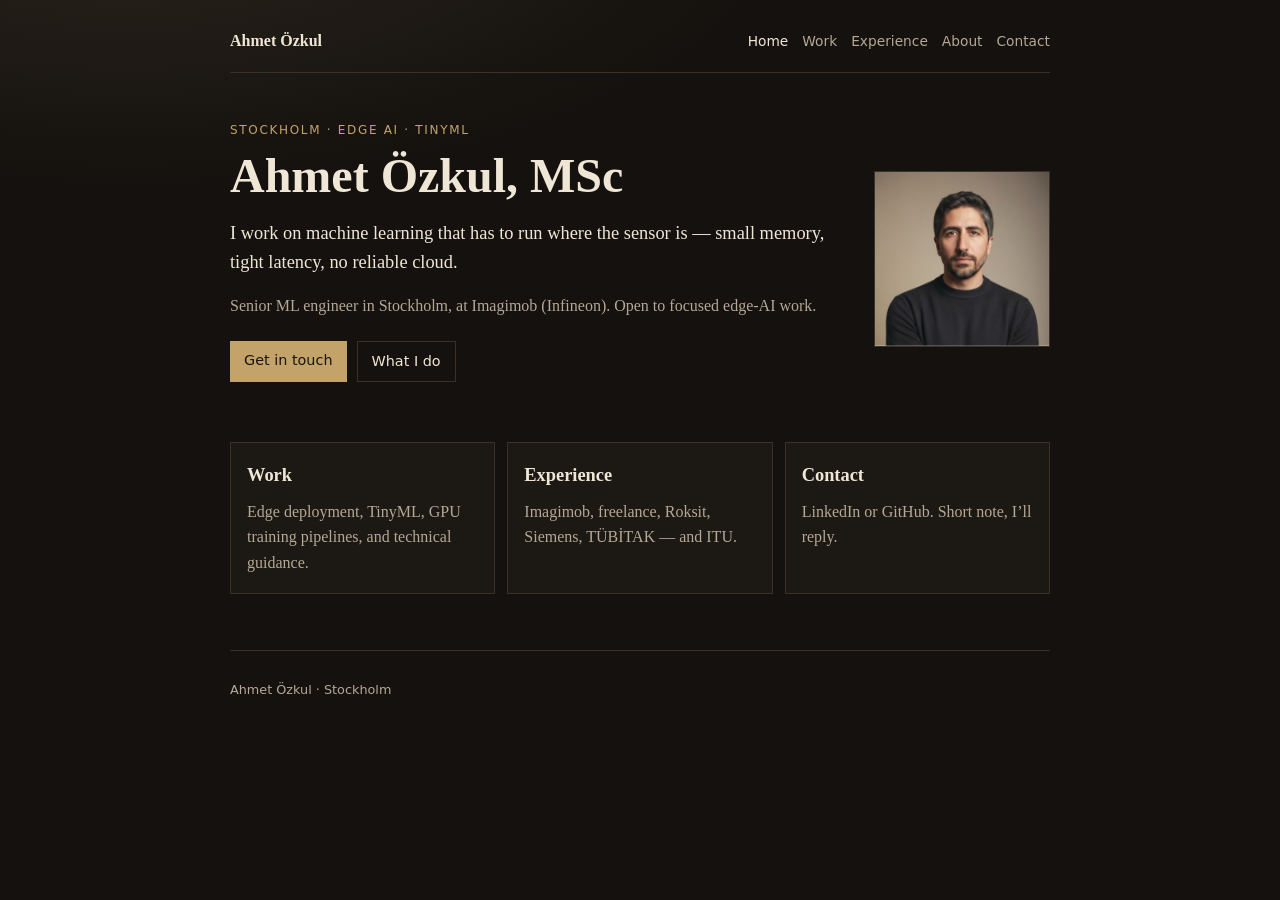
<file: index.html>
<!DOCTYPE html>
<html lang="en">
  <head>
    <meta charset="utf-8" />
    <meta name="viewport" content="width=device-width, initial-scale=1" />
    <title>Ahmet Özkul — Edge AI &amp; ML Engineer</title>
    <meta name="description" content="Ahmet Özkul, MSc. Senior software / ML engineer in Stockholm. Edge AI, TinyML, and production ML pipelines." />
    <link rel="stylesheet" href="styles.css" />
    <link rel="icon" href="favicon.svg" type="image/svg+xml" />
  </head>
  <body>
    <div class="page">
      <header class="site-header">
        <a class="mark" href="index.html">Ahmet Özkul</a>
        <nav>
          <a aria-current="page" href="index.html">Home</a>
          <a href="work.html">Work</a>
          <a href="experience.html">Experience</a>
          <a href="about.html">About</a>
          <a href="contact.html">Contact</a>
        </nav>
      </header>

      <main>
        <section class="hero hero-split">
          <div>
            <p class="eyebrow">Stockholm · Edge AI · TinyML</p>
            <h1>Ahmet Özkul, MSc</h1>
            <p class="lede">
              I work on machine learning that has to run where the sensor is —
              small memory, tight latency, no reliable cloud.
            </p>
            <p class="sub">
              Senior ML engineer in Stockholm, at Imagimob (Infineon).
              Open to focused edge-AI work.
            </p>
            <p class="actions">
              <a class="btn" href="contact.html">Get in touch</a>
              <a class="btn ghost" href="work.html">What I do</a>
            </p>
          </div>
          <img class="portrait" src="photo.jpg" alt="Portrait of Ahmet Özkul" width="400" height="400" />
        </section>

        <section class="grid">
          <a class="card" href="work.html">
            <h2>Work</h2>
            <p>Edge deployment, TinyML, GPU training pipelines, and technical guidance.</p>
          </a>
          <a class="card" href="experience.html">
            <h2>Experience</h2>
            <p>Imagimob, freelance, Roksit, Siemens, TÜBİTAK — and ITU.</p>
          </a>
          <a class="card" href="contact.html">
            <h2>Contact</h2>
            <p>LinkedIn or GitHub. Short note, I’ll reply.</p>
          </a>
        </section>
      </main>

      <footer>
        <p>Ahmet Özkul · Stockholm</p>
      </footer>
    </div>
  </body>
</html>
</file>
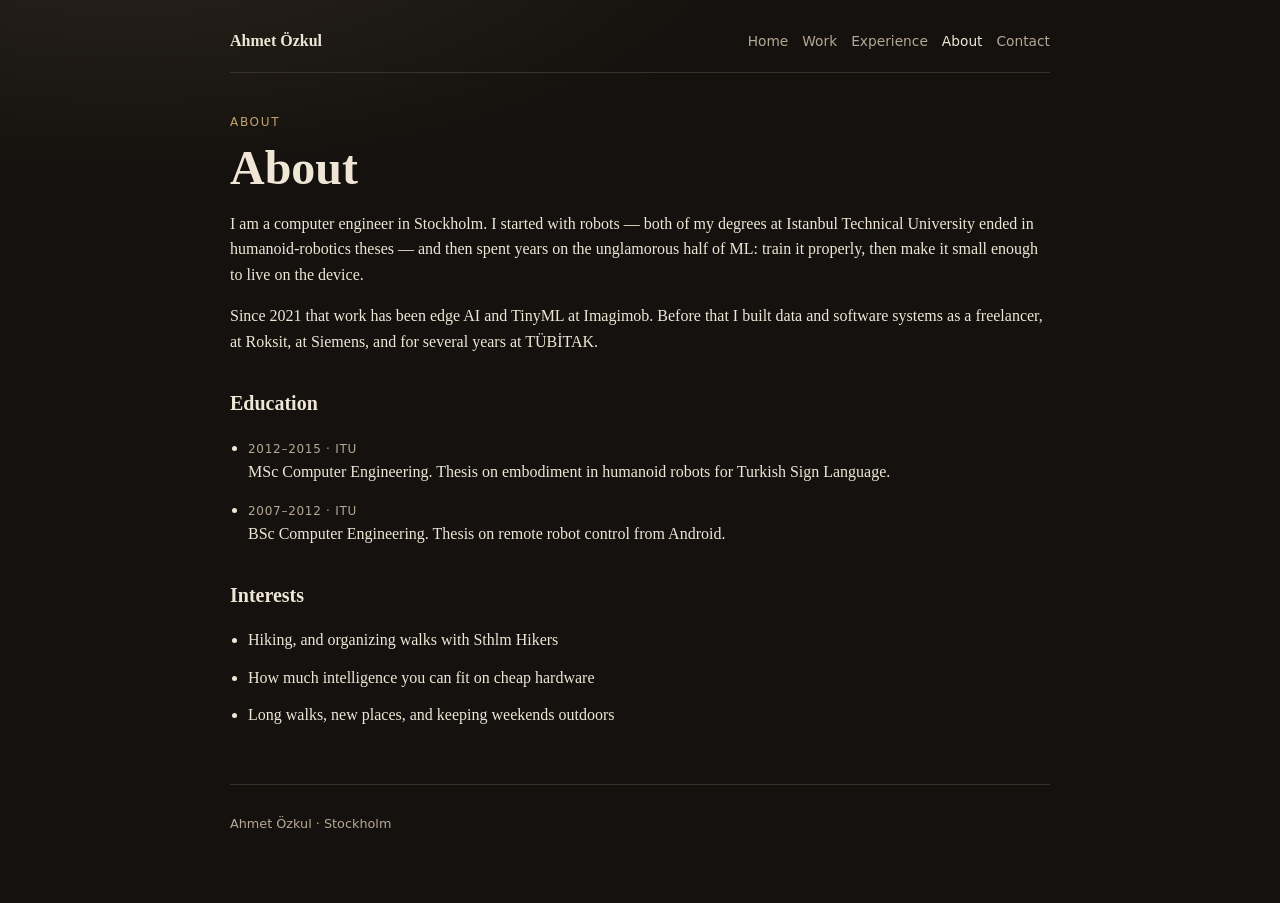
<file: about.html>
<!DOCTYPE html>
<html lang="en">
  <head>
    <meta charset="utf-8" />
    <meta name="viewport" content="width=device-width, initial-scale=1" />
    <title>About · Ahmet Özkul</title>
    <meta name="description" content="About Ahmet Özkul, senior ML engineer in Stockholm." />
    <link rel="stylesheet" href="styles.css" />
    <link rel="icon" href="favicon.svg" type="image/svg+xml" />
  </head>
  <body>
    <div class="page">
      <header class="site-header">
        <a class="mark" href="index.html">Ahmet Özkul</a>
        <nav>
          <a href="index.html">Home</a>
          <a href="work.html">Work</a>
          <a href="experience.html">Experience</a>
          <a aria-current="page" href="about.html">About</a>
          <a href="contact.html">Contact</a>
        </nav>
      </header>

      <main class="prose">
        <p class="eyebrow">about</p>
        <h1>About</h1>
        <p>
          I am a computer engineer in Stockholm. I started with robots —
          both of my degrees at Istanbul Technical University ended in
          humanoid-robotics theses — and then spent years on the unglamorous
          half of ML: train it properly, then make it small enough to live
          on the device.
        </p>
        <p>
          Since 2021 that work has been edge AI and TinyML at Imagimob.
          Before that I built data and software systems as a freelancer, at
          Roksit, at Siemens, and for several years at TÜBİTAK.
        </p>

        <h2>Education</h2>
        <ul class="list">
          <li>
            <span class="muted">2012–2015 · ITU</span>
            MSc Computer Engineering. Thesis on embodiment in humanoid robots
            for Turkish Sign Language.
          </li>
          <li>
            <span class="muted">2007–2012 · ITU</span>
            BSc Computer Engineering. Thesis on remote robot control from Android.
          </li>
        </ul>

        <h2>Interests</h2>
        <ul class="list">
          <li>Hiking, and organizing walks with Sthlm Hikers</li>
          <li>How much intelligence you can fit on cheap hardware</li>
          <li>Long walks, new places, and keeping weekends outdoors</li>
        </ul>
      </main>

      <footer>
        <p>Ahmet Özkul · Stockholm</p>
      </footer>
    </div>
  </body>
</html>
</file>
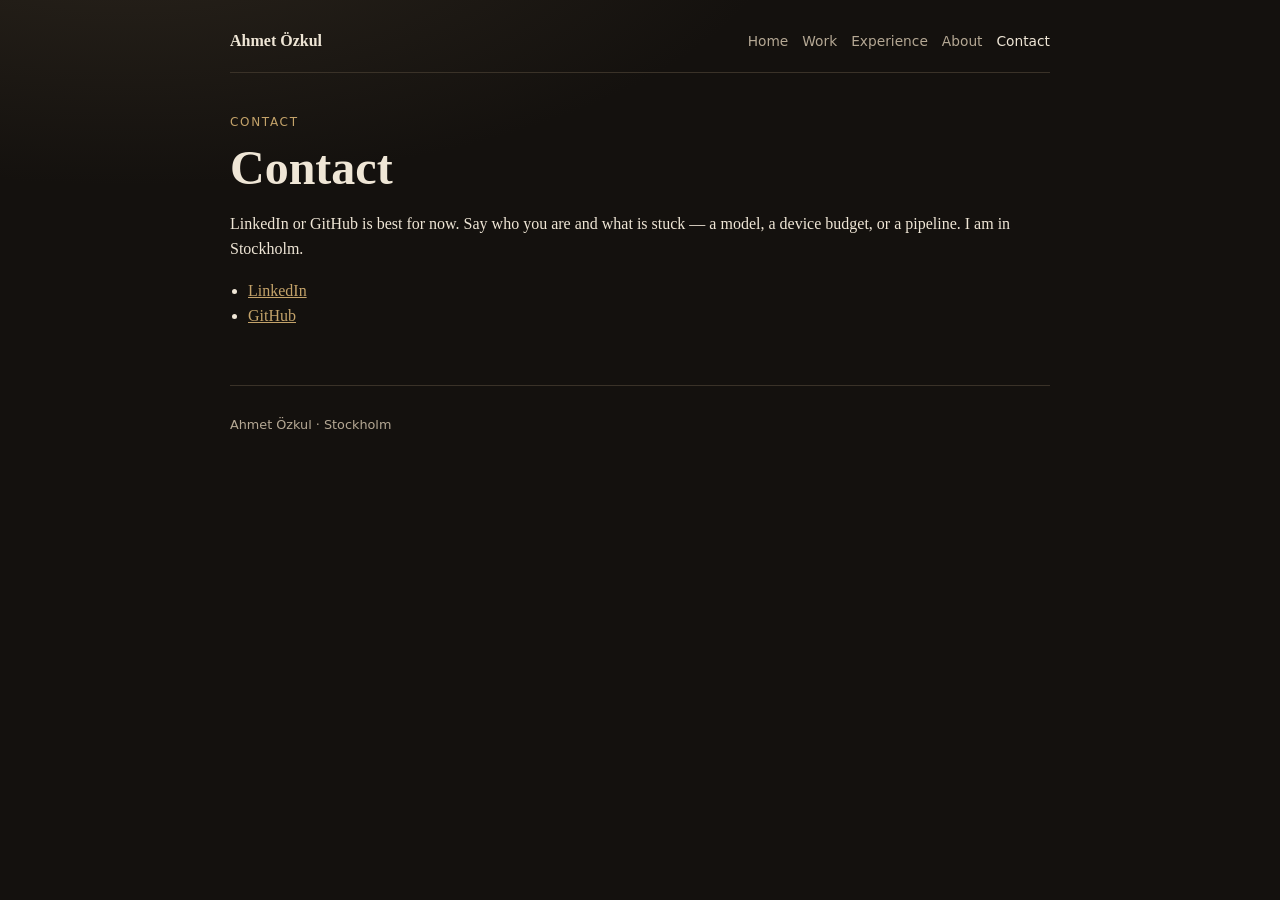
<file: contact.html>
<!DOCTYPE html>
<html lang="en">
  <head>
    <meta charset="utf-8" />
    <meta name="viewport" content="width=device-width, initial-scale=1" />
    <title>Contact · Ahmet Özkul</title>
    <meta name="description" content="Contact Ahmet Özkul." />
    <link rel="stylesheet" href="styles.css" />
    <link rel="icon" href="favicon.svg" type="image/svg+xml" />
  </head>
  <body>
    <div class="page">
      <header class="site-header">
        <a class="mark" href="index.html">Ahmet Özkul</a>
        <nav>
          <a href="index.html">Home</a>
          <a href="work.html">Work</a>
          <a href="experience.html">Experience</a>
          <a href="about.html">About</a>
          <a aria-current="page" href="contact.html">Contact</a>
        </nav>
      </header>

      <main class="prose">
        <p class="eyebrow">contact</p>
        <h1>Contact</h1>
        <p>
          LinkedIn or GitHub is best for now. Say who you are and what is
          stuck — a model, a device budget, or a pipeline. I am in Stockholm.
        </p>
        <ul class="links">
          <li><a href="https://www.linkedin.com/in/ahmet-ozkul">LinkedIn</a></li>
          <li><a href="https://github.com/ozkulah">GitHub</a></li>
        </ul>
      </main>

      <footer>
        <p>Ahmet Özkul · Stockholm</p>
      </footer>
    </div>
  </body>
</html>
</file>
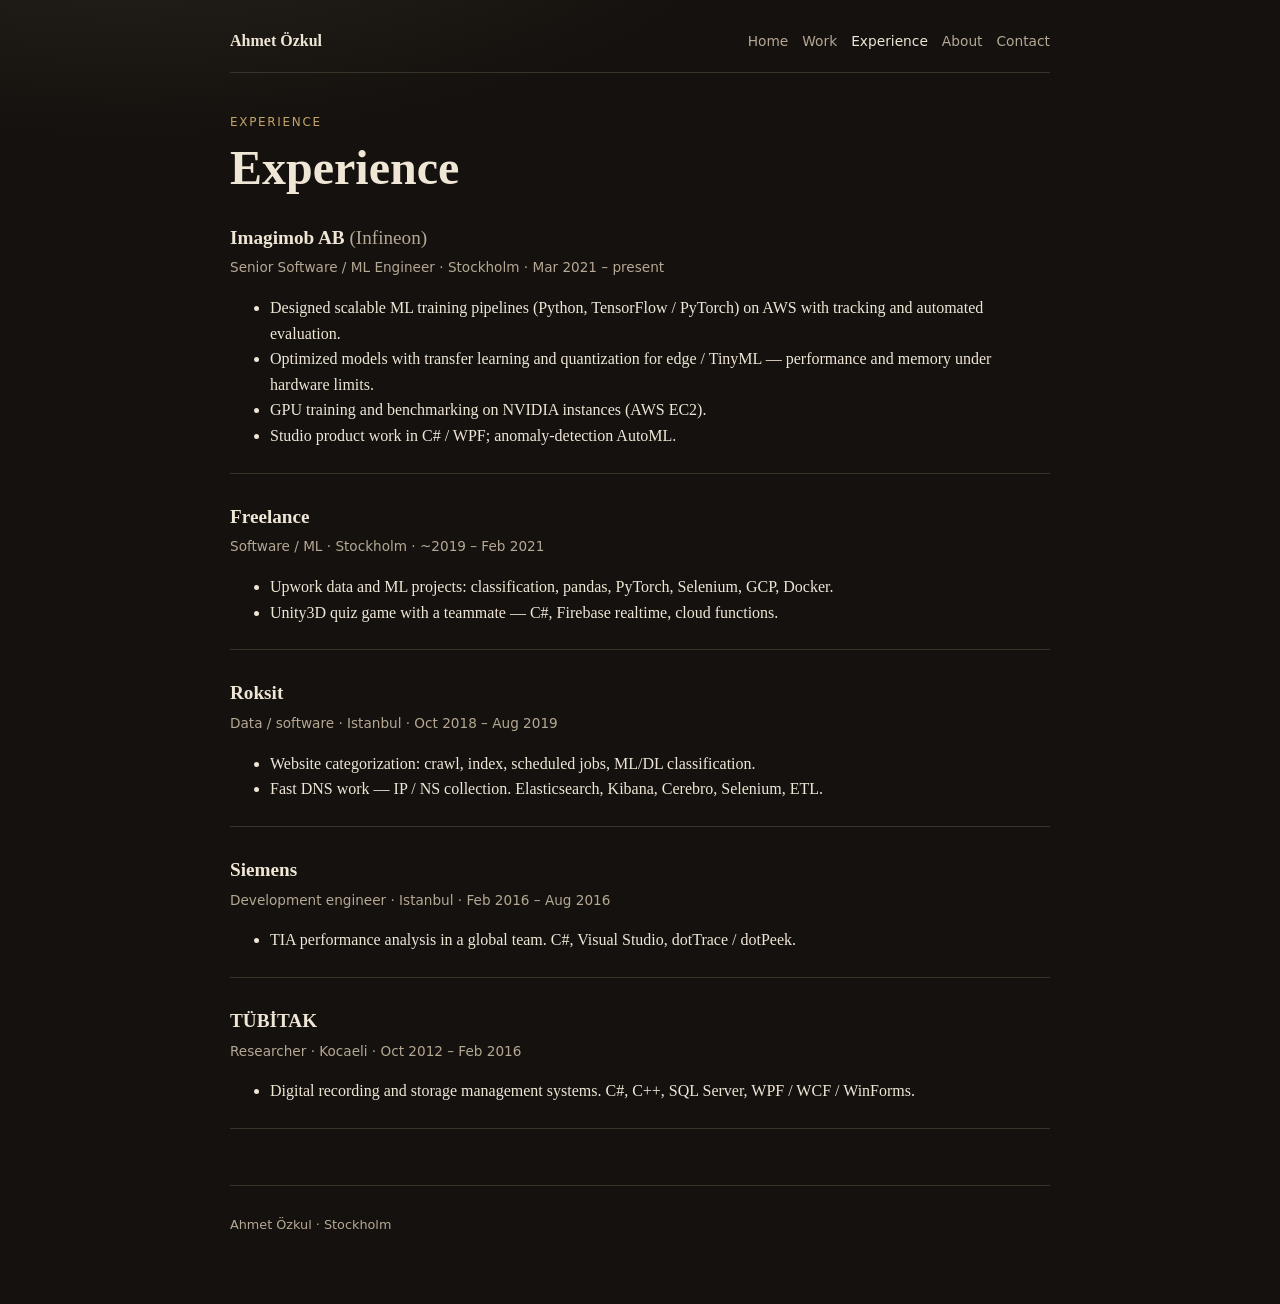
<file: experience.html>
<!DOCTYPE html>
<html lang="en">
  <head>
    <meta charset="utf-8" />
    <meta name="viewport" content="width=device-width, initial-scale=1" />
    <title>Experience · Ahmet Özkul</title>
    <meta name="description" content="Work history of Ahmet Özkul." />
    <link rel="stylesheet" href="styles.css" />
    <link rel="icon" href="favicon.svg" type="image/svg+xml" />
  </head>
  <body>
    <div class="page">
      <header class="site-header">
        <a class="mark" href="index.html">Ahmet Özkul</a>
        <nav>
          <a href="index.html">Home</a>
          <a href="work.html">Work</a>
          <a aria-current="page" href="experience.html">Experience</a>
          <a href="about.html">About</a>
          <a href="contact.html">Contact</a>
        </nav>
      </header>

      <main class="prose">
        <p class="eyebrow">experience</p>
        <h1>Experience</h1>

        <article class="job">
          <h2>Imagimob AB <span>(Infineon)</span></h2>
          <p class="muted">Senior Software / ML Engineer · Stockholm · Mar 2021 – present</p>
          <ul>
            <li>Designed scalable ML training pipelines (Python, TensorFlow / PyTorch) on AWS with tracking and automated evaluation.</li>
            <li>Optimized models with transfer learning and quantization for edge / TinyML — performance and memory under hardware limits.</li>
            <li>GPU training and benchmarking on NVIDIA instances (AWS EC2).</li>
            <li>Studio product work in C# / WPF; anomaly-detection AutoML.</li>
          </ul>
        </article>

        <article class="job">
          <h2>Freelance</h2>
          <p class="muted">Software / ML · Stockholm · ~2019 – Feb 2021</p>
          <ul>
            <li>Upwork data and ML projects: classification, pandas, PyTorch, Selenium, GCP, Docker.</li>
            <li>Unity3D quiz game with a teammate — C#, Firebase realtime, cloud functions.</li>
          </ul>
        </article>

        <article class="job">
          <h2>Roksit</h2>
          <p class="muted">Data / software · Istanbul · Oct 2018 – Aug 2019</p>
          <ul>
            <li>Website categorization: crawl, index, scheduled jobs, ML/DL classification.</li>
            <li>Fast DNS work — IP / NS collection. Elasticsearch, Kibana, Cerebro, Selenium, ETL.</li>
          </ul>
        </article>

        <article class="job">
          <h2>Siemens</h2>
          <p class="muted">Development engineer · Istanbul · Feb 2016 – Aug 2016</p>
          <ul>
            <li>TIA performance analysis in a global team. C#, Visual Studio, dotTrace / dotPeek.</li>
          </ul>
        </article>

        <article class="job">
          <h2>TÜBİTAK</h2>
          <p class="muted">Researcher · Kocaeli · Oct 2012 – Feb 2016</p>
          <ul>
            <li>Digital recording and storage management systems. C#, C++, SQL Server, WPF / WCF / WinForms.</li>
          </ul>
        </article>
      </main>

      <footer>
        <p>Ahmet Özkul · Stockholm</p>
      </footer>
    </div>
  </body>
</html>
</file>
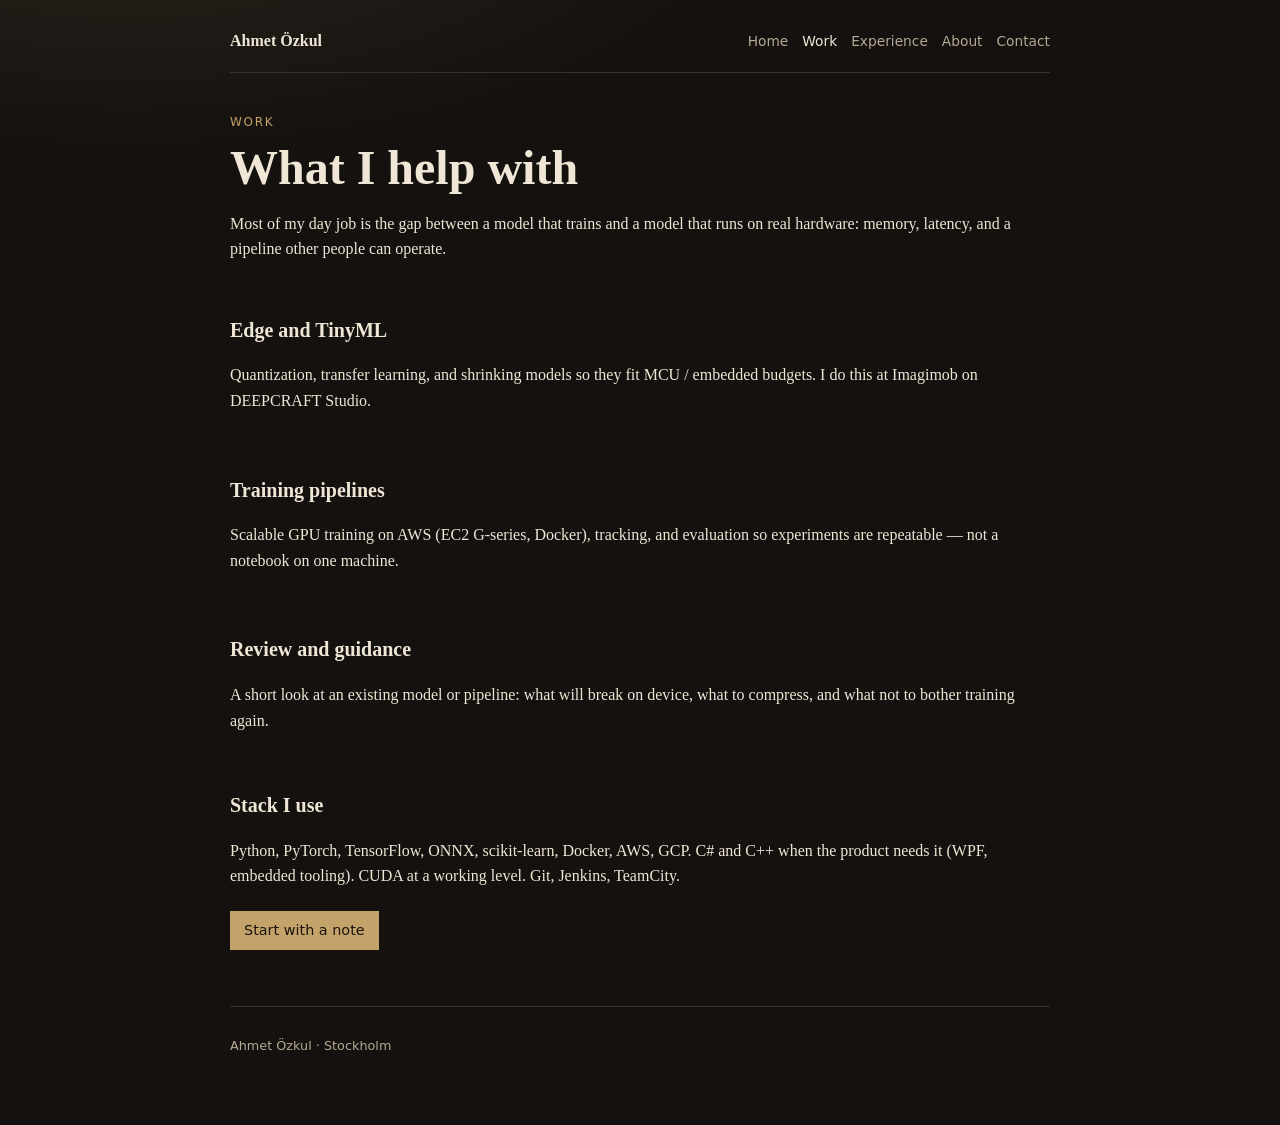
<file: work.html>
<!DOCTYPE html>
<html lang="en">
  <head>
    <meta charset="utf-8" />
    <meta name="viewport" content="width=device-width, initial-scale=1" />
    <title>Work · Ahmet Özkul</title>
    <meta name="description" content="Edge AI, TinyML, and ML pipeline work by Ahmet Özkul." />
    <link rel="stylesheet" href="styles.css" />
    <link rel="icon" href="favicon.svg" type="image/svg+xml" />
  </head>
  <body>
    <div class="page">
      <header class="site-header">
        <a class="mark" href="index.html">Ahmet Özkul</a>
        <nav>
          <a href="index.html">Home</a>
          <a aria-current="page" href="work.html">Work</a>
          <a href="experience.html">Experience</a>
          <a href="about.html">About</a>
          <a href="contact.html">Contact</a>
        </nav>
      </header>

      <main class="prose">
        <p class="eyebrow">work</p>
        <h1>What I help with</h1>
        <p>
          Most of my day job is the gap between a model that trains and a
          model that runs on real hardware: memory, latency, and a pipeline
          other people can operate.
        </p>

        <div class="offers">
          <article>
            <h2>Edge and TinyML</h2>
            <p>
              Quantization, transfer learning, and shrinking models so they
              fit MCU / embedded budgets. I do this at Imagimob on DEEPCRAFT
              Studio.
            </p>
          </article>
          <article>
            <h2>Training pipelines</h2>
            <p>
              Scalable GPU training on AWS (EC2 G-series, Docker), tracking,
              and evaluation so experiments are repeatable — not a notebook
              on one machine.
            </p>
          </article>
          <article>
            <h2>Review and guidance</h2>
            <p>
              A short look at an existing model or pipeline: what will break
              on device, what to compress, and what not to bother training
              again.
            </p>
          </article>
        </div>

        <h2>Stack I use</h2>
        <p>
          Python, PyTorch, TensorFlow, ONNX, scikit-learn, Docker, AWS, GCP.
          C# and C++ when the product needs it (WPF, embedded tooling).
          CUDA at a working level. Git, Jenkins, TeamCity.
        </p>

        <p class="actions">
          <a class="btn" href="contact.html">Start with a note</a>
        </p>
      </main>

      <footer>
        <p>Ahmet Özkul · Stockholm</p>
      </footer>
    </div>
  </body>
</html>
</file>
<file: styles.css>
:root {
  --bg: #14110e;
  --paper: #1c1814;
  --ink: #efe6d6;
  --muted: #b5a894;
  --line: #3a3228;
  --accent: #c4a36a;
}

* { box-sizing: border-box; }

html, body {
  margin: 0;
  padding: 0;
}

body {
  min-height: 100vh;
  background:
    radial-gradient(1200px 500px at 10% -10%, #2a241c 0%, transparent 55%),
    var(--bg);
  color: var(--ink);
  font-family: "Iowan Old Style", "Palatino Linotype", Palatino, Georgia, serif;
  line-height: 1.6;
}

.page {
  width: min(820px, calc(100% - 40px));
  margin: 0 auto;
  padding: 28px 0 56px;
}

.site-header {
  display: flex;
  align-items: baseline;
  justify-content: space-between;
  gap: 16px;
  padding-bottom: 18px;
  border-bottom: 1px solid var(--line);
}

.mark {
  font-weight: 700;
  color: var(--ink);
  text-decoration: none;
}

nav {
  display: flex;
  flex-wrap: wrap;
  gap: 14px;
  font-family: ui-sans-serif, system-ui, sans-serif;
  font-size: 0.86rem;
}

nav a {
  color: var(--muted);
  text-decoration: none;
}

nav a[aria-current="page"],
nav a:hover {
  color: var(--ink);
}

.hero { padding: 48px 0 24px; }

.hero-split {
  display: grid;
  grid-template-columns: 1fr auto;
  gap: 32px;
  align-items: center;
}

.portrait {
  width: 176px;
  height: 176px;
  object-fit: cover;
  object-position: top;
  border: 1px solid var(--line);
}

.eyebrow {
  margin: 0 0 10px;
  font-family: ui-sans-serif, system-ui, sans-serif;
  font-size: 0.75rem;
  letter-spacing: 0.14em;
  text-transform: uppercase;
  color: var(--accent);
}

h1 {
  margin: 0 0 16px;
  font-size: clamp(2rem, 5vw, 3rem);
  line-height: 1.1;
  font-weight: 600;
}

.lede {
  margin: 0 0 14px;
  font-size: 1.15rem;
}

.sub, .muted, footer { color: var(--muted); }

a { color: var(--accent); }

.actions {
  display: flex;
  flex-wrap: wrap;
  gap: 10px;
  margin-top: 22px;
}

.btn {
  display: inline-block;
  padding: 8px 14px;
  background: var(--accent);
  color: #1a140c;
  text-decoration: none;
  font-family: ui-sans-serif, system-ui, sans-serif;
  font-size: 0.9rem;
}

.btn.ghost {
  background: transparent;
  color: var(--ink);
  border: 1px solid var(--line);
}

.grid {
  display: grid;
  grid-template-columns: repeat(auto-fit, minmax(190px, 1fr));
  gap: 12px;
  margin-top: 20px;
}

.card {
  display: block;
  padding: 18px 16px;
  background: var(--paper);
  border: 1px solid var(--line);
  text-decoration: none;
  color: var(--ink);
}

.card h2 { margin: 0 0 8px; font-size: 1.15rem; }
.card p { margin: 0; color: var(--muted); }

.prose { padding-top: 40px; }
.prose h2 { margin-top: 32px; font-size: 1.25rem; }

.offers article {
  padding: 4px 0 8px;
}

.job {
  margin: 28px 0;
  padding-bottom: 8px;
  border-bottom: 1px solid var(--line);
}

.job h2 {
  margin: 0 0 4px;
  font-size: 1.2rem;
}

.job h2 span {
  font-weight: 400;
  color: var(--muted);
}

.job .muted { margin: 0 0 10px; font-family: ui-sans-serif, system-ui, sans-serif; font-size: 0.85rem; }

.list { padding-left: 18px; }
.list li { margin: 12px 0; }
.list .muted {
  display: block;
  font-family: ui-sans-serif, system-ui, sans-serif;
  font-size: 0.75rem;
  letter-spacing: 0.06em;
  text-transform: uppercase;
}

.links { padding-left: 18px; }

footer {
  margin-top: 56px;
  padding-top: 16px;
  border-top: 1px solid var(--line);
  font-family: ui-sans-serif, system-ui, sans-serif;
  font-size: 0.8rem;
}

@media (max-width: 640px) {
  .site-header { flex-direction: column; }
  .hero-split { grid-template-columns: 1fr; }
  .portrait { width: 128px; height: 128px; }
}
</file>
